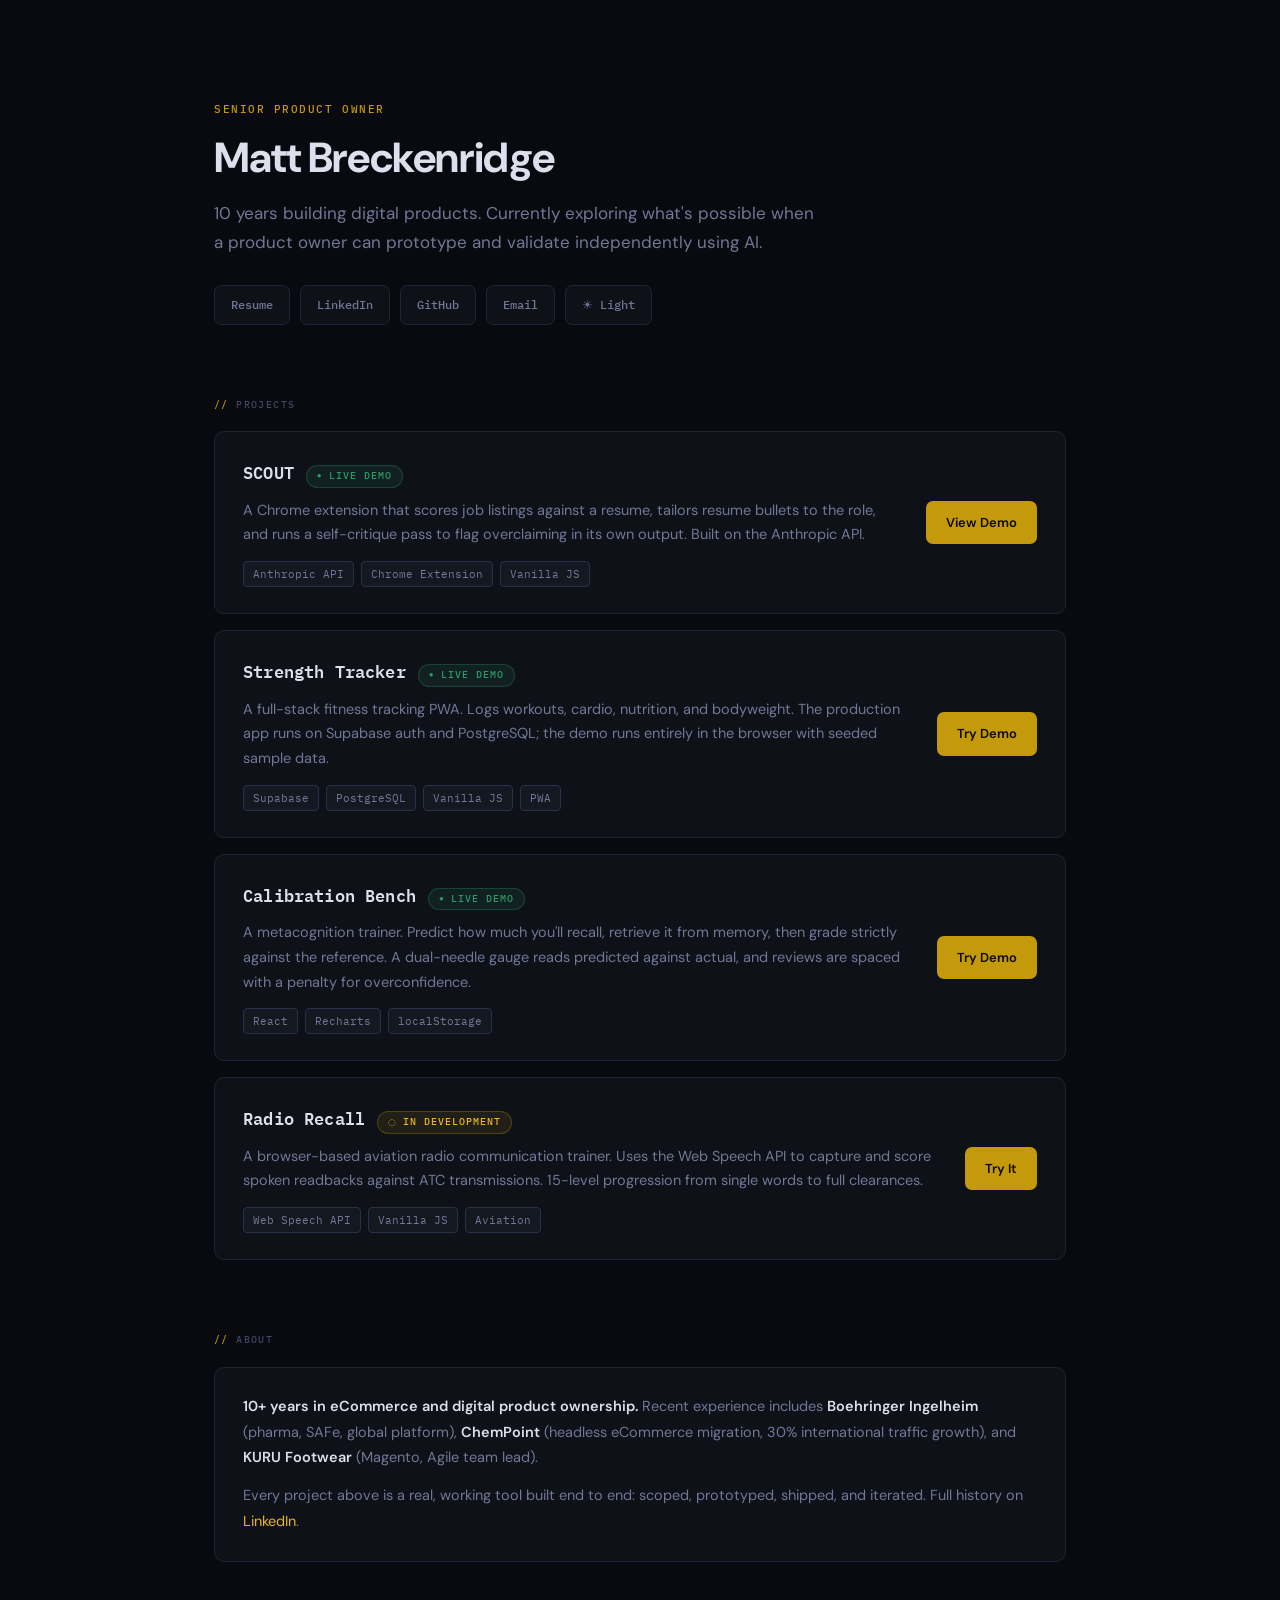
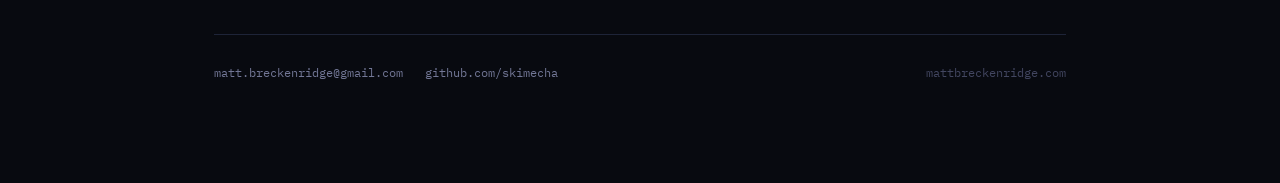
<file: index.html>
<!DOCTYPE html>
<html lang="en">
<head>
<meta charset="UTF-8">
<meta name="viewport" content="width=device-width, initial-scale=1.0">
<title>Matt Breckenridge | Senior Product Owner</title>
<meta name="description" content="Matt Breckenridge is a Senior Product Owner who prototypes and validates digital products independently using AI. SCOUT, Lock In: Strength, and Radio Recall.">
<meta property="og:title" content="Matt Breckenridge | Senior Product Owner">
<meta property="og:description" content="10 years building digital products. Currently exploring what's possible when a product owner can prototype and validate independently using AI.">
<meta property="og:url" content="https://mattbreckenridge.com">
<meta property="og:type" content="website">
<link rel="icon" href="data:image/svg+xml,%3Csvg xmlns='http://www.w3.org/2000/svg' viewBox='0 0 32 32'%3E%3Crect width='32' height='32' rx='6' fill='%23080A10'/%3E%3Ctext x='16' y='22' font-family='monospace' font-size='15' font-weight='700' fill='%23E8B620' text-anchor='middle'%3EMB%3C/text%3E%3C/svg%3E">
<link rel="preconnect" href="https://fonts.googleapis.com">
<link rel="preconnect" href="https://fonts.gstatic.com" crossorigin>
<link href="https://fonts.googleapis.com/css2?family=DM+Sans:wght@400;500;600;700&family=IBM+Plex+Mono:wght@400;500;600&display=swap" rel="stylesheet">
<script>if(localStorage.getItem('mb-theme')==='light')document.documentElement.dataset.theme='light';</script>
<style>
  :root {
    --bg: #080A10;
    --surface: #0E1118;
    --surface-2: #141820;
    --border: #1E2438;
    --border-2: #28304A;
    --text: #DDE0EC;
    --text-2: #727796;
    --text-3: #424660;
    --gold: #C49A0C;
    --gold-lt: #E8B620;
    --gold-dim: rgba(196,154,12,0.11);
    --gold-rim: rgba(196,154,12,0.28);
    --green: #2D9966;
    --green-dim: rgba(45,153,102,0.11);
    --green-rim: rgba(45,153,102,0.30);
    --cta-bg: #C49A0C;
    --cta-bg-hover: #E8B620;
    --cta-text: #0A0800;
    --glint: #E8B620;
    --r: 10px;
    --mono: 'IBM Plex Mono', monospace;
    --sans: 'DM Sans', sans-serif;
  }
  :root[data-theme="light"] {
    --bg: #F6F5F1;
    --surface: #FFFFFF;
    --surface-2: #EFEDE6;
    --border: #E0DDD2;
    --border-2: #CCC8B8;
    --text: #1C1F2E;
    --text-2: #5B5F77;
    --text-3: #8F92A6;
    --gold: #9C7A08;
    --gold-lt: #7E6206;
    --gold-dim: rgba(156,122,8,0.10);
    --gold-rim: rgba(156,122,8,0.38);
    --green: #1E7A4E;
    --green-dim: rgba(30,122,78,0.10);
    --green-rim: rgba(30,122,78,0.35);
    --glint: #C49A0C;
  }
  * { margin: 0; padding: 0; box-sizing: border-box; }
  html { scroll-behavior: smooth; }
  body {
    background: var(--bg);
    color: var(--text);
    font-family: var(--sans);
    font-size: 15px;
    line-height: 1.65;
    -webkit-font-smoothing: antialiased;
  }
  .page {
    max-width: 900px;
    margin: 0 auto;
    padding: 36px 24px 100px;
  }
  a { color: inherit; }

  /* ---- Section labels ---- */
  .slabel {
    font-family: var(--mono);
    font-size: 10px;
    font-weight: 500;
    text-transform: uppercase;
    letter-spacing: 0.14em;
    color: var(--text-3);
    margin-bottom: 18px;
  }
  .slabel::before {
    content: "// ";
    color: var(--gold);
  }

  /* ---- Hero ---- */
  .hero { padding: 64px 0 72px; position: relative; }
  .hero > * { position: relative; z-index: 2; }
  .hero-portrait {
    position: absolute;
    top: -72px;
    right: calc((100vw - 900px) / -2 - 4px);
    height: 560px;
    width: auto;
    z-index: 1;
    pointer-events: none;
    opacity: 1;
    transition: opacity 0.55s ease;
    filter: drop-shadow(0 14px 40px rgba(0,0,0,0.5));
  }
  .hero-portrait.is-hidden { opacity: 0; }
  @media (max-width: 900px) {
    .hero-portrait { height: 430px; right: -16px; top: -40px; }
  }
  @media (max-width: 640px) {
    .hero-portrait { height: 300px; top: -24px; right: -22px; opacity: 0.4; }
  }
  .hero-kicker {
    font-family: var(--mono);
    font-size: 11px;
    font-weight: 500;
    text-transform: uppercase;
    letter-spacing: 0.14em;
    color: var(--gold);
    margin-bottom: 16px;
  }
  .hero h1 {
    font-size: 42px;
    font-weight: 700;
    line-height: 1.12;
    letter-spacing: -0.01em;
    margin-bottom: 18px;
    cursor: pointer;
    user-select: none;
    -webkit-user-select: none;
    width: fit-content;
    background-color: var(--text);
    background-image: linear-gradient(105deg, transparent 38%, var(--glint) 50%, transparent 62%);
    background-size: 200% 100%;
    background-position: 150% 0;
    background-repeat: no-repeat;
    -webkit-background-clip: text;
    background-clip: text;
    -webkit-text-fill-color: transparent;
    animation: hero-glint 5s ease-in-out infinite;
  }
  .hero h1:focus-visible { outline: 2px solid var(--gold-rim); outline-offset: 4px; border-radius: 4px; }
  @keyframes hero-glint {
    0% { background-position: 150% 0; }
    22% { background-position: -50% 0; }
    100% { background-position: -50% 0; }
  }
  @media (prefers-reduced-motion: reduce) {
    .hero h1 { animation: none; background-position: -50% 0; }
  }
  .hero-sub {
    font-size: 17px;
    line-height: 1.7;
    color: var(--text-2);
    max-width: 600px;
    margin-bottom: 28px;
  }
  .hero-links { display: flex; gap: 10px; flex-wrap: wrap; }
  .hero-link {
    font-family: var(--mono);
    font-size: 12px;
    font-weight: 500;
    color: var(--text-2);
    text-decoration: none;
    background: var(--surface);
    border: 1px solid var(--border);
    border-radius: 7px;
    padding: 9px 16px;
    transition: border-color 0.15s, color 0.15s;
  }
  .hero-link:hover { border-color: var(--gold-rim); color: var(--gold-lt); }

  /* ---- Projects ---- */
  .projects { padding-bottom: 72px; }
  .cards { display: grid; grid-template-columns: 1fr; gap: 16px; }
  .card {
    background: var(--surface);
    border: 1px solid var(--border);
    border-radius: var(--r);
    padding: 26px 28px;
    display: grid;
    grid-template-columns: 1fr auto;
    gap: 8px 32px;
    align-items: start;
    transition: border-color 0.15s;
  }
  .card:hover { border-color: var(--border-2); }
  .card-body { min-width: 0; }
  .card-top { display: flex; align-items: baseline; gap: 12px; flex-wrap: wrap; margin-bottom: 10px; }
  .card h3 {
    font-family: var(--mono);
    font-size: 17px;
    font-weight: 600;
    letter-spacing: 0.01em;
  }
  .live-badge {
    font-family: var(--mono);
    font-size: 10px;
    font-weight: 500;
    text-transform: uppercase;
    letter-spacing: 0.1em;
    color: var(--green);
    background: var(--green-dim);
    border: 1px solid var(--green-rim);
    border-radius: 20px;
    padding: 2px 10px;
    white-space: nowrap;
  }
  .live-badge::before { content: "● "; font-size: 8px; vertical-align: 1px; }
  .dev-badge {
    font-family: var(--mono);
    font-size: 10px;
    font-weight: 500;
    text-transform: uppercase;
    letter-spacing: 0.1em;
    color: var(--gold-lt);
    background: var(--gold-dim);
    border: 1px solid var(--gold-rim);
    border-radius: 20px;
    padding: 2px 10px;
    white-space: nowrap;
  }
  .dev-badge::before { content: "◌ "; font-size: 9px; }
  .card p { color: var(--text-2); font-size: 14.5px; line-height: 1.7; margin-bottom: 14px; }
  .tags { display: flex; gap: 7px; flex-wrap: wrap; }
  .tag {
    font-family: var(--mono);
    font-size: 11px;
    color: var(--text-2);
    background: var(--surface-2);
    border: 1px solid var(--border-2);
    border-radius: 4px;
    padding: 3px 9px;
    white-space: nowrap;
  }
  .cta-btn {
    font-family: var(--sans);
    font-size: 13px;
    font-weight: 600;
    color: var(--cta-text);
    background: var(--cta-bg);
    border: none;
    border-radius: 7px;
    padding: 11px 20px;
    text-decoration: none;
    white-space: nowrap;
    align-self: center;
    transition: background 0.15s;
  }
  .cta-btn:hover { background: var(--cta-bg-hover); }
  .theme-toggle { cursor: pointer; }

  /* ---- About ---- */
  .about { padding-bottom: 72px; }
  .about-card {
    background: var(--surface);
    border: 1px solid var(--border);
    border-radius: var(--r);
    padding: 26px 28px;
  }
  .about-card p { color: var(--text-2); font-size: 14.5px; line-height: 1.78; }
  .about-card p + p { margin-top: 12px; }
  .about-card strong { color: var(--text); font-weight: 600; }
  .about-card a { color: var(--gold-lt); text-decoration: none; }
  .about-card a:hover { text-decoration: underline; }

  /* ---- Footer ---- */
  footer {
    border-top: 1px solid var(--border);
    padding-top: 28px;
    display: flex;
    justify-content: space-between;
    gap: 16px;
    flex-wrap: wrap;
    font-family: var(--mono);
    font-size: 12px;
    color: var(--text-3);
  }
  footer a { color: var(--text-2); text-decoration: none; }
  footer a:hover { color: var(--gold-lt); }
  .footer-links { display: flex; gap: 22px; }

  @media (max-width: 640px) {
    .hero { padding: 40px 0 56px; }
    .hero h1 { font-size: 32px; }
    .card { grid-template-columns: 1fr; }
    .cta-btn { justify-self: start; align-self: start; margin-top: 16px; }
  }
</style>
</head>
<body>
<div class="page">

  <header class="hero">
    <img class="hero-portrait is-hidden" id="hero-portrait" src="matt-portrait.webp" alt="Matt Breckenridge" loading="lazy">
    <div class="hero-kicker">Senior Product Owner</div>
    <h1 id="hero-name" tabindex="0">Matt Breckenridge</h1>
    <p class="hero-sub">10 years building digital products. Currently exploring what's possible when a product owner can prototype and validate independently using AI.</p>
    <nav class="hero-links">
      <a class="hero-link" href="resume.html" data-gc="contact-resume">Resume</a>
      <a class="hero-link" href="https://www.linkedin.com/in/mattbreckenridge/" target="_blank" rel="noopener" data-gc="contact-linkedin">LinkedIn</a>
      <a class="hero-link" href="https://github.com/skimecha" target="_blank" rel="noopener" data-gc="contact-github">GitHub</a>
      <a class="hero-link" href="mailto:matt.breckenridge@gmail.com" data-gc="contact-email">Email</a>
      <button class="hero-link theme-toggle" id="theme-toggle" type="button"></button>
    </nav>
  </header>

  <section class="projects">
    <div class="slabel">Projects</div>
    <div class="cards">

      <article class="card">
        <div class="card-body">
          <div class="card-top">
            <h3>SCOUT</h3>
            <span class="live-badge">Live demo</span>
          </div>
          <p>A Chrome extension that scores job listings against a resume, tailors resume bullets to the role, and runs a self-critique pass to flag overclaiming in its own output. Built on the Anthropic API.</p>
          <div class="tags">
            <span class="tag">Anthropic API</span>
            <span class="tag">Chrome Extension</span>
            <span class="tag">Vanilla JS</span>
          </div>
        </div>
        <a class="cta-btn" href="https://skimecha.github.io/scout-demo/" target="_blank" rel="noopener" data-gc="demo-scout">View Demo</a>
      </article>

      <article class="card">
        <div class="card-body">
          <div class="card-top">
            <h3>Strength Tracker</h3>
            <span class="live-badge">Live demo</span>
          </div>
          <p>A full-stack fitness tracking PWA. Logs workouts, cardio, nutrition, and bodyweight. The production app runs on Supabase auth and PostgreSQL; the demo runs entirely in the browser with seeded sample data.</p>
          <div class="tags">
            <span class="tag">Supabase</span>
            <span class="tag">PostgreSQL</span>
            <span class="tag">Vanilla JS</span>
            <span class="tag">PWA</span>
          </div>
        </div>
        <a class="cta-btn" href="https://skimecha.github.io/strength-demo/" target="_blank" rel="noopener" data-gc="demo-strength">Try Demo</a>
      </article>

      <article class="card">
        <div class="card-body">
          <div class="card-top">
            <h3>Calibration Bench</h3>
            <span class="live-badge">Live demo</span>
          </div>
          <p>A metacognition trainer. Predict how much you'll recall, retrieve it from memory, then grade strictly against the reference. A dual-needle gauge reads predicted against actual, and reviews are spaced with a penalty for overconfidence.</p>
          <div class="tags">
            <span class="tag">React</span>
            <span class="tag">Recharts</span>
            <span class="tag">localStorage</span>
          </div>
        </div>
        <a class="cta-btn" href="/bench/" data-gc="demo-bench">Try Demo</a>
      </article>

      <article class="card">
        <div class="card-body">
          <div class="card-top">
            <h3>Radio Recall</h3>
            <span class="dev-badge">In development</span>
          </div>
          <p>A browser-based aviation radio communication trainer. Uses the Web Speech API to capture and score spoken readbacks against ATC transmissions. 15-level progression from single words to full clearances.</p>
          <div class="tags">
            <span class="tag">Web Speech API</span>
            <span class="tag">Vanilla JS</span>
            <span class="tag">Aviation</span>
          </div>
        </div>
        <a class="cta-btn" href="https://skimecha.github.io/radio-recall/" target="_blank" rel="noopener" data-gc="demo-radio">Try It</a>
      </article>

    </div>
  </section>

  <section class="about">
    <div class="slabel">About</div>
    <div class="about-card">
      <p><strong>10+ years in eCommerce and digital product ownership.</strong> Recent experience includes <strong>Boehringer Ingelheim</strong> (pharma, SAFe, global platform), <strong>ChemPoint</strong> (headless eCommerce migration, 30% international traffic growth), and <strong>KURU Footwear</strong> (Magento, Agile team lead).</p>
      <p>Every project above is a real, working tool built end to end: scoped, prototyped, shipped, and iterated. Full history on <a href="https://www.linkedin.com/in/mattbreckenridge/" target="_blank" rel="noopener" data-gc="contact-linkedin">LinkedIn</a>.</p>
    </div>
  </section>

  <footer>
    <div class="footer-links">
      <a href="mailto:matt.breckenridge@gmail.com" data-gc="contact-email">matt.breckenridge@gmail.com</a>
      <a href="https://github.com/skimecha" target="_blank" rel="noopener" data-gc="contact-github">github.com/skimecha</a>
    </div>
    <div>mattbreckenridge.com</div>
  </footer>

</div>
<script>
  const themeBtn = document.getElementById('theme-toggle');
  function syncThemeBtn(){
    const light = document.documentElement.dataset.theme === 'light';
    themeBtn.textContent = light ? '☾ Dark' : '☀ Light';
    themeBtn.setAttribute('aria-label', light ? 'Switch to dark mode' : 'Switch to light mode');
  }
  themeBtn.addEventListener('click', () => {
    const root = document.documentElement;
    if (root.dataset.theme === 'light') { delete root.dataset.theme; localStorage.removeItem('mb-theme'); }
    else { root.dataset.theme = 'light'; localStorage.setItem('mb-theme', 'light'); }
    syncThemeBtn();
  });
  syncThemeBtn();

  const portrait = document.getElementById('hero-portrait');
  const nameEl = document.getElementById('hero-name');
  const PORTRAITS = ['matt-portrait.webp', 'matt-portrait-2.webp'];
  PORTRAITS.forEach(src => { const im = new Image(); im.src = src; });
  let showCount = 0;
  function togglePortrait(){
    if (!portrait) return;
    if (portrait.classList.contains('is-hidden')) {
      portrait.src = PORTRAITS[showCount % PORTRAITS.length];
      showCount++;
      portrait.classList.remove('is-hidden');
      if (window.goatcounter && window.goatcounter.count) {
        // Engagement: every reveal, ungated.
        window.goatcounter.count({ path: 'portrait-egg-reveal', title: 'Easter egg reveal (every)', event: true });
        // Discovery: distinct browsers, fired only on this browser's first
        // reveal (first-party flag, no cookie).
        var eggSeen = false;
        try { eggSeen = localStorage.getItem('mb-egg-seen') === '1'; } catch (e) {}
        if (!eggSeen) {
          window.goatcounter.count({ path: 'portrait-egg', title: 'Header portrait easter egg', event: true });
          try { localStorage.setItem('mb-egg-seen', '1'); } catch (e) {}
        }
      }
    } else {
      portrait.classList.add('is-hidden');
    }
  }
  if (nameEl) {
    nameEl.addEventListener('click', togglePortrait);
    nameEl.addEventListener('keydown', e => { if (e.key === 'Enter' || e.key === ' ') { e.preventDefault(); togglePortrait(); } });
  }

  // GoatCounter click events for any link tagged data-gc (demo CTAs, contact links).
  document.addEventListener('click', function (e) {
    var a = e.target && e.target.closest ? e.target.closest('a[data-gc]') : null;
    if (a && window.goatcounter && window.goatcounter.count) {
      window.goatcounter.count({ path: a.dataset.gc, title: a.dataset.gc, event: true });
    }
  });
</script>
<!-- Cloudflare Web Analytics -->
<script defer src='https://static.cloudflareinsights.com/beacon.min.js' data-cf-beacon='{"token": "e8475807a57f4d0790b74914bf9debee"}'></script>
<!-- End Cloudflare Web Analytics -->
<!-- GoatCounter: single-purpose counter for the header easter egg. no_onload = no pageview tracking, fires only the portrait-egg event. -->
<script data-goatcounter="https://mattbreck.goatcounter.com/count"
        data-goatcounter-settings='{"no_onload": true}'
        async src="//gc.zgo.at/count.js"></script>
</body>
</html>
</file>
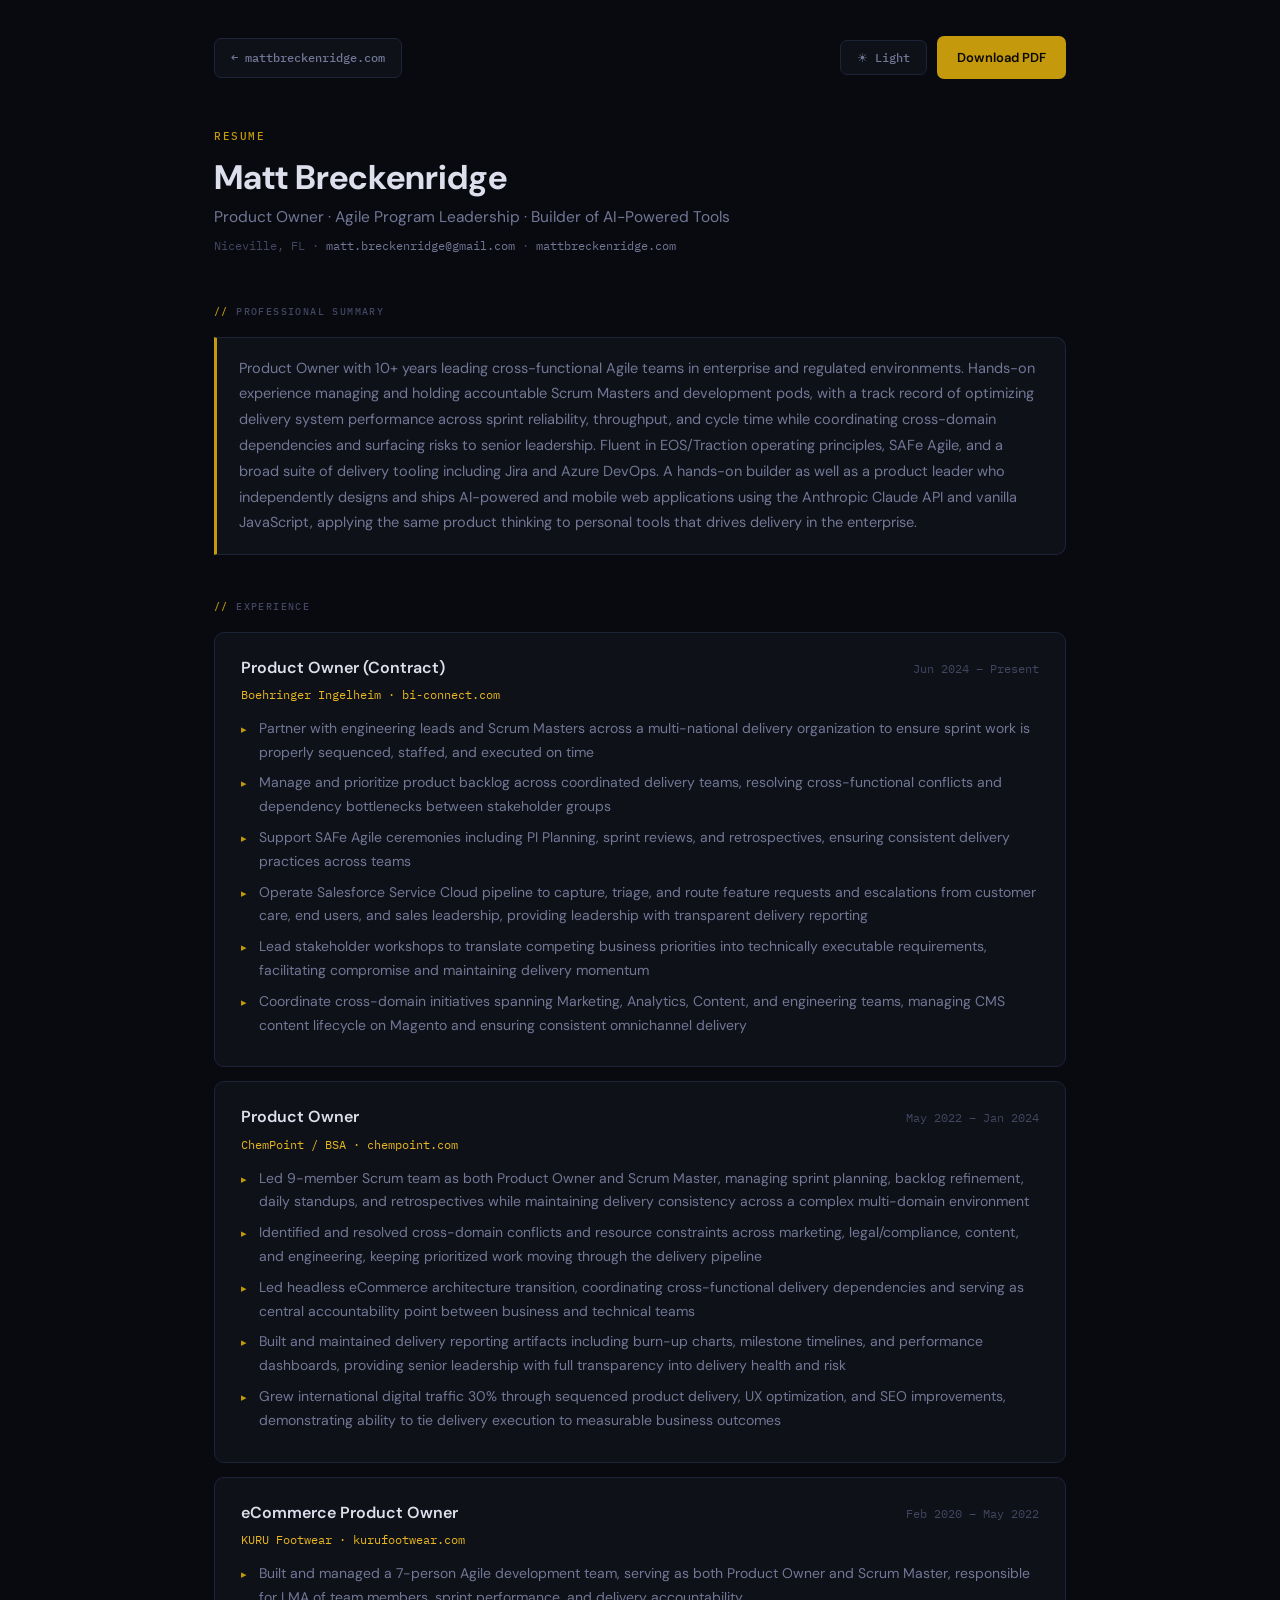
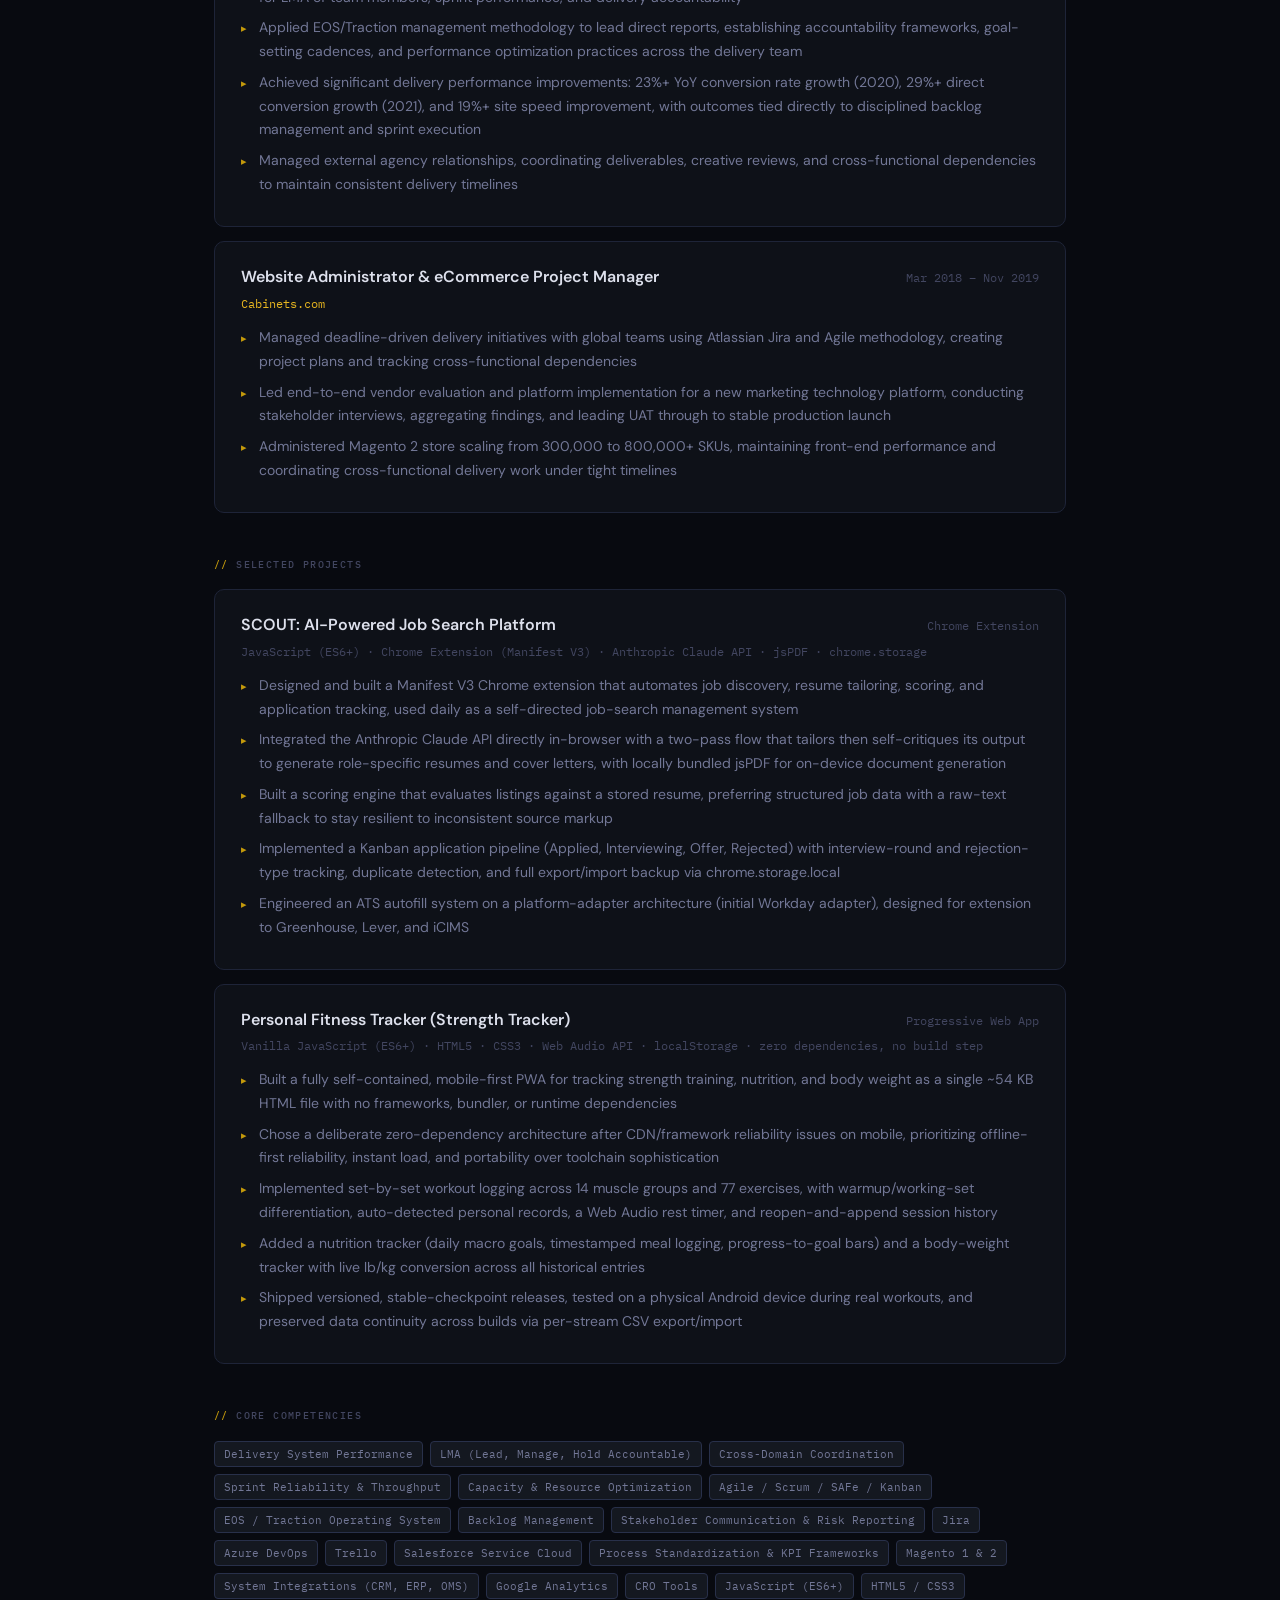
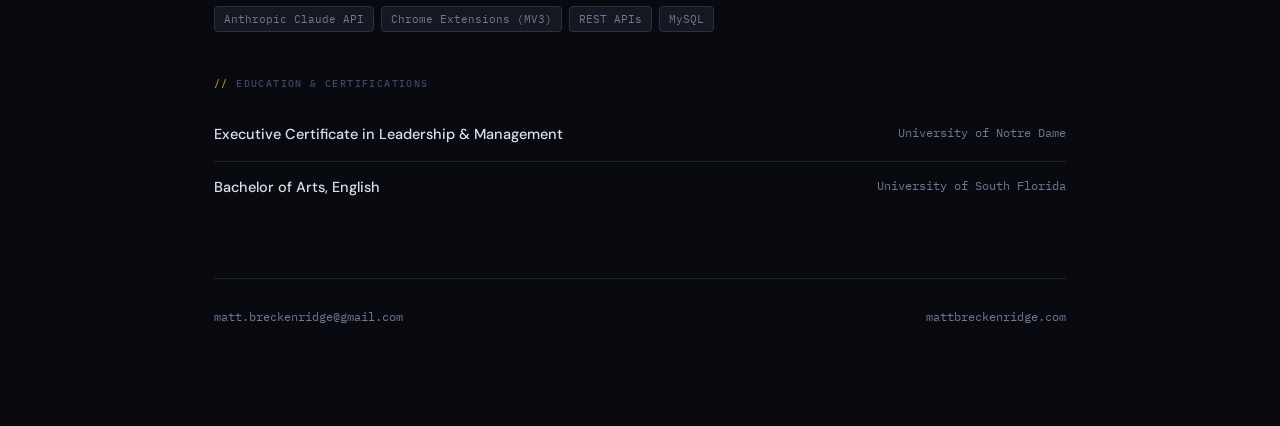
<file: resume.html>
<!DOCTYPE html>
<html lang="en">
<head>
<meta charset="UTF-8">
<meta name="viewport" content="width=device-width, initial-scale=1.0">
<title>Resume | Matt Breckenridge</title>
<meta name="description" content="Resume of Matt Breckenridge, Senior Product Owner: 10+ years leading Agile delivery in eCommerce and enterprise environments, builder of AI-powered tools.">
<link rel="icon" href="data:image/svg+xml,%3Csvg xmlns='http://www.w3.org/2000/svg' viewBox='0 0 32 32'%3E%3Crect width='32' height='32' rx='6' fill='%23080A10'/%3E%3Ctext x='16' y='22' font-family='monospace' font-size='15' font-weight='700' fill='%23E8B620' text-anchor='middle'%3EMB%3C/text%3E%3C/svg%3E">
<link rel="preconnect" href="https://fonts.googleapis.com">
<link rel="preconnect" href="https://fonts.gstatic.com" crossorigin>
<link href="https://fonts.googleapis.com/css2?family=DM+Sans:wght@400;500;600;700&family=IBM+Plex+Mono:wght@400;500;600&display=swap" rel="stylesheet">
<script>if(localStorage.getItem('mb-theme')==='light')document.documentElement.dataset.theme='light';</script>
<style>
  :root {
    --bg: #080A10;
    --surface: #0E1118;
    --surface-2: #141820;
    --border: #1E2438;
    --border-2: #28304A;
    --text: #DDE0EC;
    --text-2: #727796;
    --text-3: #424660;
    --gold: #C49A0C;
    --gold-lt: #E8B620;
    --gold-rim: rgba(196,154,12,0.28);
    --cta-bg: #C49A0C;
    --cta-bg-hover: #E8B620;
    --cta-text: #0A0800;
    --r: 10px;
    --mono: 'IBM Plex Mono', monospace;
    --sans: 'DM Sans', sans-serif;
  }
  :root[data-theme="light"] {
    --bg: #F6F5F1;
    --surface: #FFFFFF;
    --surface-2: #EFEDE6;
    --border: #E0DDD2;
    --border-2: #CCC8B8;
    --text: #1C1F2E;
    --text-2: #5B5F77;
    --text-3: #8F92A6;
    --gold: #9C7A08;
    --gold-lt: #7E6206;
    --gold-rim: rgba(156,122,8,0.38);
  }
  * { margin: 0; padding: 0; box-sizing: border-box; }
  body {
    background: var(--bg);
    color: var(--text);
    font-family: var(--sans);
    font-size: 15px;
    line-height: 1.65;
    -webkit-font-smoothing: antialiased;
  }
  .page { max-width: 900px; margin: 0 auto; padding: 36px 24px 100px; }
  a { color: inherit; }

  .top-bar { display: flex; justify-content: space-between; align-items: center; gap: 12px; flex-wrap: wrap; margin-bottom: 48px; }
  .home-link {
    font-family: var(--mono);
    font-size: 12px;
    font-weight: 500;
    color: var(--text-2);
    text-decoration: none;
    background: var(--surface);
    border: 1px solid var(--border);
    border-radius: 7px;
    padding: 9px 16px;
    transition: border-color 0.15s, color 0.15s;
  }
  .home-link:hover { border-color: var(--gold-rim); color: var(--gold-lt); }
  .cta-btn {
    font-family: var(--sans);
    font-size: 13px;
    font-weight: 600;
    color: var(--cta-text);
    background: var(--cta-bg);
    border: none;
    border-radius: 7px;
    padding: 11px 20px;
    text-decoration: none;
    white-space: nowrap;
    transition: background 0.15s;
  }
  .cta-btn:hover { background: var(--cta-bg-hover); }
  .theme-toggle { cursor: pointer; }
  .top-bar-right { display: flex; gap: 10px; align-items: center; flex-wrap: wrap; }

  .resume-header { margin-bottom: 48px; }
  .kicker {
    font-family: var(--mono);
    font-size: 11px;
    font-weight: 500;
    text-transform: uppercase;
    letter-spacing: 0.14em;
    color: var(--gold);
    margin-bottom: 12px;
  }
  h1 { font-size: 34px; font-weight: 700; line-height: 1.15; margin-bottom: 8px; }
  .role-line { font-size: 15.5px; color: var(--text-2); margin-bottom: 6px; }
  .contact-line { font-family: var(--mono); font-size: 12px; color: var(--text-3); }
  .contact-line a { color: var(--text-2); text-decoration: none; }
  .contact-line a:hover { color: var(--gold-lt); }

  .slabel {
    font-family: var(--mono);
    font-size: 10px;
    font-weight: 500;
    text-transform: uppercase;
    letter-spacing: 0.14em;
    color: var(--text-3);
    margin: 44px 0 16px;
  }
  .slabel::before { content: "// "; color: var(--gold); }

  .summary {
    background: var(--surface);
    border: 1px solid var(--border);
    border-left: 3px solid var(--gold);
    border-radius: 0 var(--r) var(--r) 0;
    padding: 18px 22px;
    color: var(--text-2);
    font-size: 14.5px;
    line-height: 1.78;
  }

  .job {
    background: var(--surface);
    border: 1px solid var(--border);
    border-radius: var(--r);
    padding: 22px 26px;
    margin-bottom: 14px;
  }
  .job-head { display: flex; justify-content: space-between; align-items: baseline; gap: 12px; flex-wrap: wrap; margin-bottom: 4px; }
  .job-title { font-size: 16px; font-weight: 600; }
  .job-dates { font-family: var(--mono); font-size: 11.5px; color: var(--text-3); white-space: nowrap; }
  .job-co { font-family: var(--mono); font-size: 12px; color: var(--gold-lt); margin-bottom: 12px; }
  .job ul { list-style: none; }
  .job li {
    color: var(--text-2);
    font-size: 14px;
    line-height: 1.7;
    padding-left: 18px;
    position: relative;
    margin-bottom: 7px;
  }
  .job li::before { content: "▸"; position: absolute; left: 0; color: var(--gold); font-size: 11px; top: 3px; }

  .stack-line { font-family: var(--mono); font-size: 11.5px; color: var(--text-3); margin-bottom: 12px; }

  .tags { display: flex; gap: 7px; flex-wrap: wrap; }
  .tag {
    font-family: var(--mono);
    font-size: 11px;
    color: var(--text-2);
    background: var(--surface-2);
    border: 1px solid var(--border-2);
    border-radius: 4px;
    padding: 3px 9px;
  }

  .edu-row { display: flex; justify-content: space-between; gap: 12px; flex-wrap: wrap; padding: 14px 0; border-bottom: 1px solid var(--border); }
  .edu-row:last-child { border-bottom: none; }
  .edu-name { font-size: 14.5px; font-weight: 500; }
  .edu-school { font-family: var(--mono); font-size: 12px; color: var(--text-2); }

  footer {
    border-top: 1px solid var(--border);
    margin-top: 64px;
    padding-top: 28px;
    display: flex;
    justify-content: space-between;
    gap: 16px;
    flex-wrap: wrap;
    font-family: var(--mono);
    font-size: 12px;
    color: var(--text-3);
  }
  footer a { color: var(--text-2); text-decoration: none; }
  footer a:hover { color: var(--gold-lt); }

  @media (max-width: 640px) {
    h1 { font-size: 28px; }
    .job { padding: 18px 20px; }
  }
</style>
</head>
<body>
<div class="page">

  <div class="top-bar">
    <a class="home-link" href="/">&larr; mattbreckenridge.com</a>
    <div class="top-bar-right">
      <button class="home-link theme-toggle" id="theme-toggle" type="button"></button>
      <a class="cta-btn" href="Breckenridge-Resume.pdf" download="Breckenridge-Resume.pdf">Download PDF</a>
    </div>
  </div>

  <header class="resume-header">
    <div class="kicker">Resume</div>
    <h1>Matt Breckenridge</h1>
    <p class="role-line">Product Owner &middot; Agile Program Leadership &middot; Builder of AI-Powered Tools</p>
    <p class="contact-line">Niceville, FL &middot; <a href="mailto:matt.breckenridge@gmail.com">matt.breckenridge@gmail.com</a> &middot; <a href="https://mattbreckenridge.com">mattbreckenridge.com</a></p>
  </header>

  <div class="slabel">Professional Summary</div>
  <p class="summary">Product Owner with 10+ years leading cross-functional Agile teams in enterprise and regulated environments. Hands-on experience managing and holding accountable Scrum Masters and development pods, with a track record of optimizing delivery system performance across sprint reliability, throughput, and cycle time while coordinating cross-domain dependencies and surfacing risks to senior leadership. Fluent in EOS/Traction operating principles, SAFe Agile, and a broad suite of delivery tooling including Jira and Azure DevOps. A hands-on builder as well as a product leader who independently designs and ships AI-powered and mobile web applications using the Anthropic Claude API and vanilla JavaScript, applying the same product thinking to personal tools that drives delivery in the enterprise.</p>

  <div class="slabel">Experience</div>

  <article class="job">
    <div class="job-head">
      <div class="job-title">Product Owner (Contract)</div>
      <div class="job-dates">Jun 2024 &ndash; Present</div>
    </div>
    <div class="job-co">Boehringer Ingelheim &middot; bi-connect.com</div>
    <ul>
      <li>Partner with engineering leads and Scrum Masters across a multi-national delivery organization to ensure sprint work is properly sequenced, staffed, and executed on time</li>
      <li>Manage and prioritize product backlog across coordinated delivery teams, resolving cross-functional conflicts and dependency bottlenecks between stakeholder groups</li>
      <li>Support SAFe Agile ceremonies including PI Planning, sprint reviews, and retrospectives, ensuring consistent delivery practices across teams</li>
      <li>Operate Salesforce Service Cloud pipeline to capture, triage, and route feature requests and escalations from customer care, end users, and sales leadership, providing leadership with transparent delivery reporting</li>
      <li>Lead stakeholder workshops to translate competing business priorities into technically executable requirements, facilitating compromise and maintaining delivery momentum</li>
      <li>Coordinate cross-domain initiatives spanning Marketing, Analytics, Content, and engineering teams, managing CMS content lifecycle on Magento and ensuring consistent omnichannel delivery</li>
    </ul>
  </article>

  <article class="job">
    <div class="job-head">
      <div class="job-title">Product Owner</div>
      <div class="job-dates">May 2022 &ndash; Jan 2024</div>
    </div>
    <div class="job-co">ChemPoint / BSA &middot; chempoint.com</div>
    <ul>
      <li>Led 9-member Scrum team as both Product Owner and Scrum Master, managing sprint planning, backlog refinement, daily standups, and retrospectives while maintaining delivery consistency across a complex multi-domain environment</li>
      <li>Identified and resolved cross-domain conflicts and resource constraints across marketing, legal/compliance, content, and engineering, keeping prioritized work moving through the delivery pipeline</li>
      <li>Led headless eCommerce architecture transition, coordinating cross-functional delivery dependencies and serving as central accountability point between business and technical teams</li>
      <li>Built and maintained delivery reporting artifacts including burn-up charts, milestone timelines, and performance dashboards, providing senior leadership with full transparency into delivery health and risk</li>
      <li>Grew international digital traffic 30% through sequenced product delivery, UX optimization, and SEO improvements, demonstrating ability to tie delivery execution to measurable business outcomes</li>
    </ul>
  </article>

  <article class="job">
    <div class="job-head">
      <div class="job-title">eCommerce Product Owner</div>
      <div class="job-dates">Feb 2020 &ndash; May 2022</div>
    </div>
    <div class="job-co">KURU Footwear &middot; kurufootwear.com</div>
    <ul>
      <li>Built and managed a 7-person Agile development team, serving as both Product Owner and Scrum Master, responsible for LMA of team members, sprint performance, and delivery accountability</li>
      <li>Applied EOS/Traction management methodology to lead direct reports, establishing accountability frameworks, goal-setting cadences, and performance optimization practices across the delivery team</li>
      <li>Achieved significant delivery performance improvements: 23%+ YoY conversion rate growth (2020), 29%+ direct conversion growth (2021), and 19%+ site speed improvement, with outcomes tied directly to disciplined backlog management and sprint execution</li>
      <li>Managed external agency relationships, coordinating deliverables, creative reviews, and cross-functional dependencies to maintain consistent delivery timelines</li>
    </ul>
  </article>

  <article class="job">
    <div class="job-head">
      <div class="job-title">Website Administrator &amp; eCommerce Project Manager</div>
      <div class="job-dates">Mar 2018 &ndash; Nov 2019</div>
    </div>
    <div class="job-co">Cabinets.com</div>
    <ul>
      <li>Managed deadline-driven delivery initiatives with global teams using Atlassian Jira and Agile methodology, creating project plans and tracking cross-functional dependencies</li>
      <li>Led end-to-end vendor evaluation and platform implementation for a new marketing technology platform, conducting stakeholder interviews, aggregating findings, and leading UAT through to stable production launch</li>
      <li>Administered Magento 2 store scaling from 300,000 to 800,000+ SKUs, maintaining front-end performance and coordinating cross-functional delivery work under tight timelines</li>
    </ul>
  </article>

  <div class="slabel">Selected Projects</div>

  <article class="job">
    <div class="job-head">
      <div class="job-title">SCOUT: AI-Powered Job Search Platform</div>
      <div class="job-dates">Chrome Extension</div>
    </div>
    <div class="stack-line">JavaScript (ES6+) &middot; Chrome Extension (Manifest V3) &middot; Anthropic Claude API &middot; jsPDF &middot; chrome.storage</div>
    <ul>
      <li>Designed and built a Manifest V3 Chrome extension that automates job discovery, resume tailoring, scoring, and application tracking, used daily as a self-directed job-search management system</li>
      <li>Integrated the Anthropic Claude API directly in-browser with a two-pass flow that tailors then self-critiques its output to generate role-specific resumes and cover letters, with locally bundled jsPDF for on-device document generation</li>
      <li>Built a scoring engine that evaluates listings against a stored resume, preferring structured job data with a raw-text fallback to stay resilient to inconsistent source markup</li>
      <li>Implemented a Kanban application pipeline (Applied, Interviewing, Offer, Rejected) with interview-round and rejection-type tracking, duplicate detection, and full export/import backup via chrome.storage.local</li>
      <li>Engineered an ATS autofill system on a platform-adapter architecture (initial Workday adapter), designed for extension to Greenhouse, Lever, and iCIMS</li>
    </ul>
  </article>

  <article class="job">
    <div class="job-head">
      <div class="job-title">Personal Fitness Tracker (Strength Tracker)</div>
      <div class="job-dates">Progressive Web App</div>
    </div>
    <div class="stack-line">Vanilla JavaScript (ES6+) &middot; HTML5 &middot; CSS3 &middot; Web Audio API &middot; localStorage &middot; zero dependencies, no build step</div>
    <ul>
      <li>Built a fully self-contained, mobile-first PWA for tracking strength training, nutrition, and body weight as a single ~54 KB HTML file with no frameworks, bundler, or runtime dependencies</li>
      <li>Chose a deliberate zero-dependency architecture after CDN/framework reliability issues on mobile, prioritizing offline-first reliability, instant load, and portability over toolchain sophistication</li>
      <li>Implemented set-by-set workout logging across 14 muscle groups and 77 exercises, with warmup/working-set differentiation, auto-detected personal records, a Web Audio rest timer, and reopen-and-append session history</li>
      <li>Added a nutrition tracker (daily macro goals, timestamped meal logging, progress-to-goal bars) and a body-weight tracker with live lb/kg conversion across all historical entries</li>
      <li>Shipped versioned, stable-checkpoint releases, tested on a physical Android device during real workouts, and preserved data continuity across builds via per-stream CSV export/import</li>
    </ul>
  </article>

  <div class="slabel">Core Competencies</div>
  <div class="tags">
    <span class="tag">Delivery System Performance</span>
    <span class="tag">LMA (Lead, Manage, Hold Accountable)</span>
    <span class="tag">Cross-Domain Coordination</span>
    <span class="tag">Sprint Reliability &amp; Throughput</span>
    <span class="tag">Capacity &amp; Resource Optimization</span>
    <span class="tag">Agile / Scrum / SAFe / Kanban</span>
    <span class="tag">EOS / Traction Operating System</span>
    <span class="tag">Backlog Management</span>
    <span class="tag">Stakeholder Communication &amp; Risk Reporting</span>
    <span class="tag">Jira</span>
    <span class="tag">Azure DevOps</span>
    <span class="tag">Trello</span>
    <span class="tag">Salesforce Service Cloud</span>
    <span class="tag">Process Standardization &amp; KPI Frameworks</span>
    <span class="tag">Magento 1 &amp; 2</span>
    <span class="tag">System Integrations (CRM, ERP, OMS)</span>
    <span class="tag">Google Analytics</span>
    <span class="tag">CRO Tools</span>
    <span class="tag">JavaScript (ES6+)</span>
    <span class="tag">HTML5 / CSS3</span>
    <span class="tag">Anthropic Claude API</span>
    <span class="tag">Chrome Extensions (MV3)</span>
    <span class="tag">REST APIs</span>
    <span class="tag">MySQL</span>
  </div>

  <div class="slabel">Education &amp; Certifications</div>
  <div>
    <div class="edu-row">
      <div class="edu-name">Executive Certificate in Leadership &amp; Management</div>
      <div class="edu-school">University of Notre Dame</div>
    </div>
    <div class="edu-row">
      <div class="edu-name">Bachelor of Arts, English</div>
      <div class="edu-school">University of South Florida</div>
    </div>
  </div>

  <footer>
    <div><a href="mailto:matt.breckenridge@gmail.com">matt.breckenridge@gmail.com</a></div>
    <div><a href="/">mattbreckenridge.com</a></div>
  </footer>

</div>
<script>
  const themeBtn = document.getElementById('theme-toggle');
  function syncThemeBtn(){
    const light = document.documentElement.dataset.theme === 'light';
    themeBtn.textContent = light ? '☾ Dark' : '☀ Light';
    themeBtn.setAttribute('aria-label', light ? 'Switch to dark mode' : 'Switch to light mode');
  }
  themeBtn.addEventListener('click', () => {
    const root = document.documentElement;
    if (root.dataset.theme === 'light') { delete root.dataset.theme; localStorage.removeItem('mb-theme'); }
    else { root.dataset.theme = 'light'; localStorage.setItem('mb-theme', 'light'); }
    syncThemeBtn();
  });
  syncThemeBtn();
</script>
<!-- Cloudflare Web Analytics -->
<script defer src='https://static.cloudflareinsights.com/beacon.min.js' data-cf-beacon='{"token": "e8475807a57f4d0790b74914bf9debee"}'></script>
<!-- End Cloudflare Web Analytics -->
</body>
</html>
</file>
